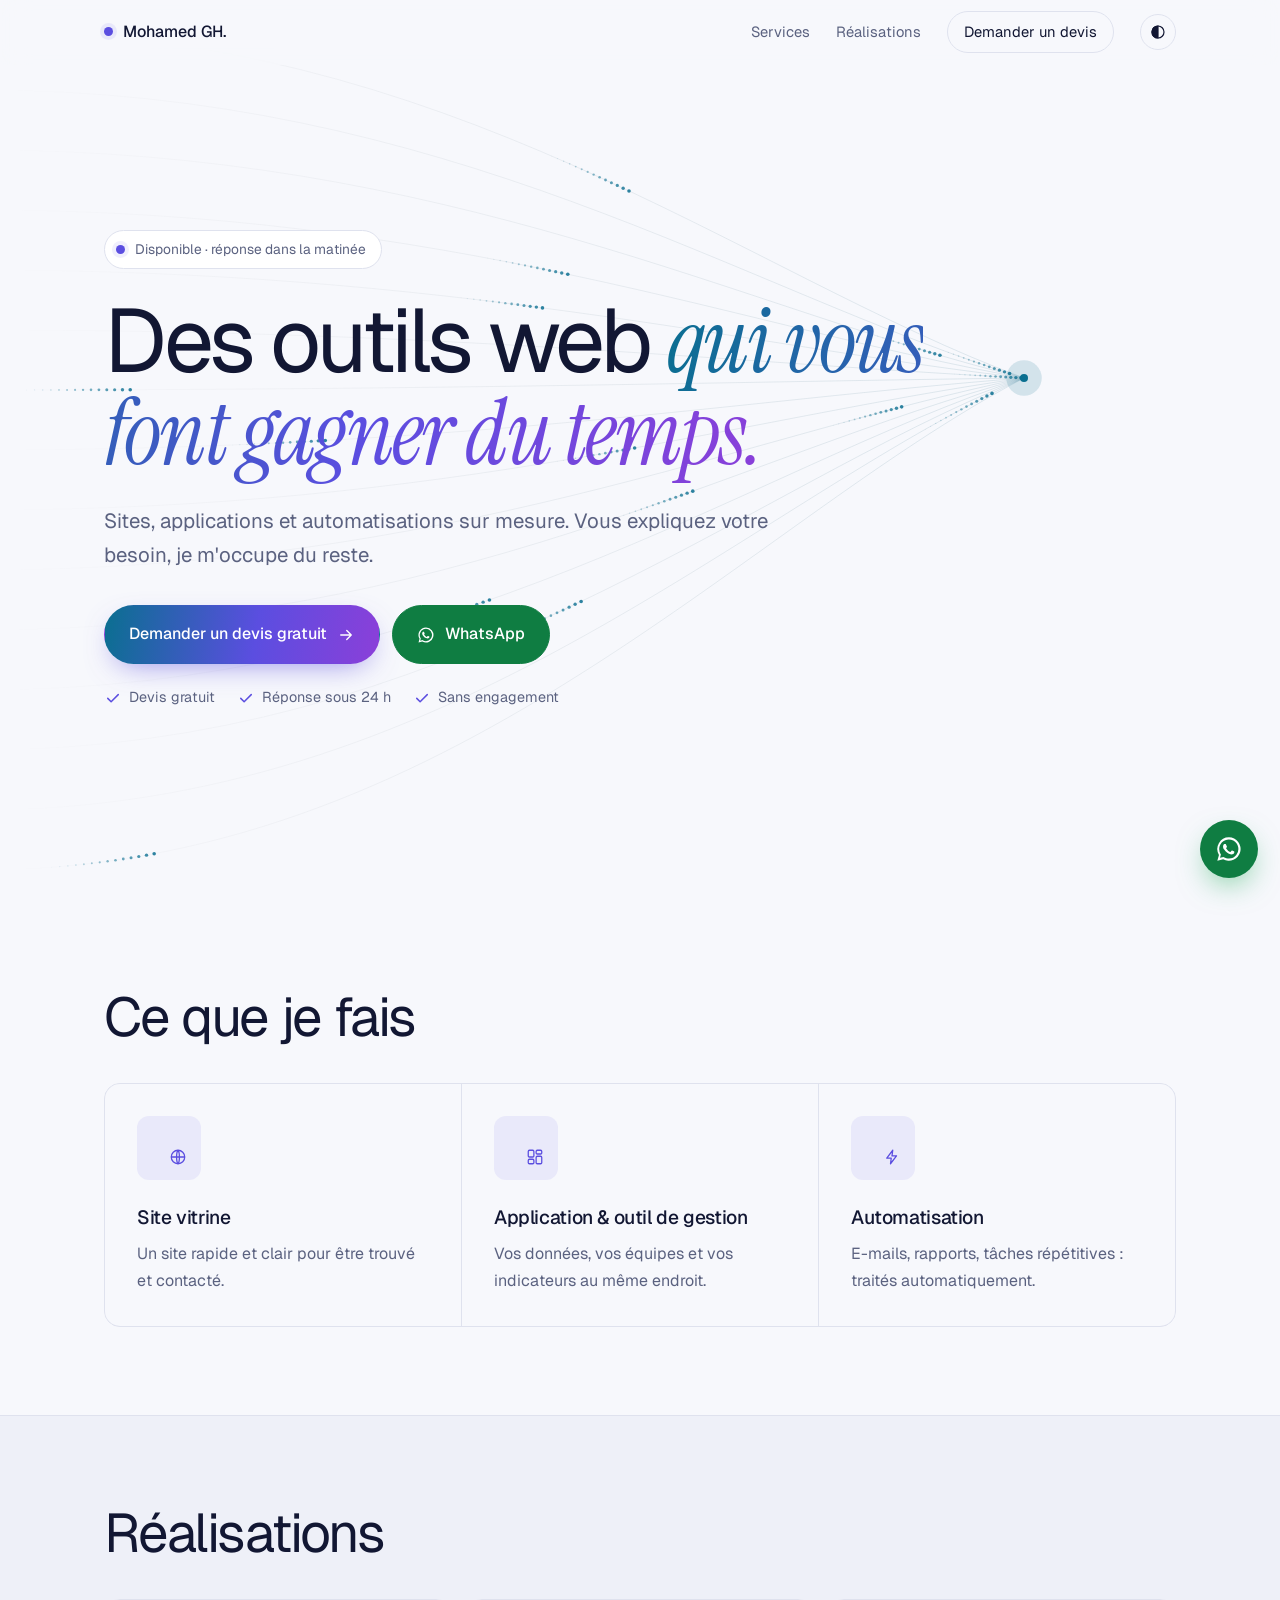
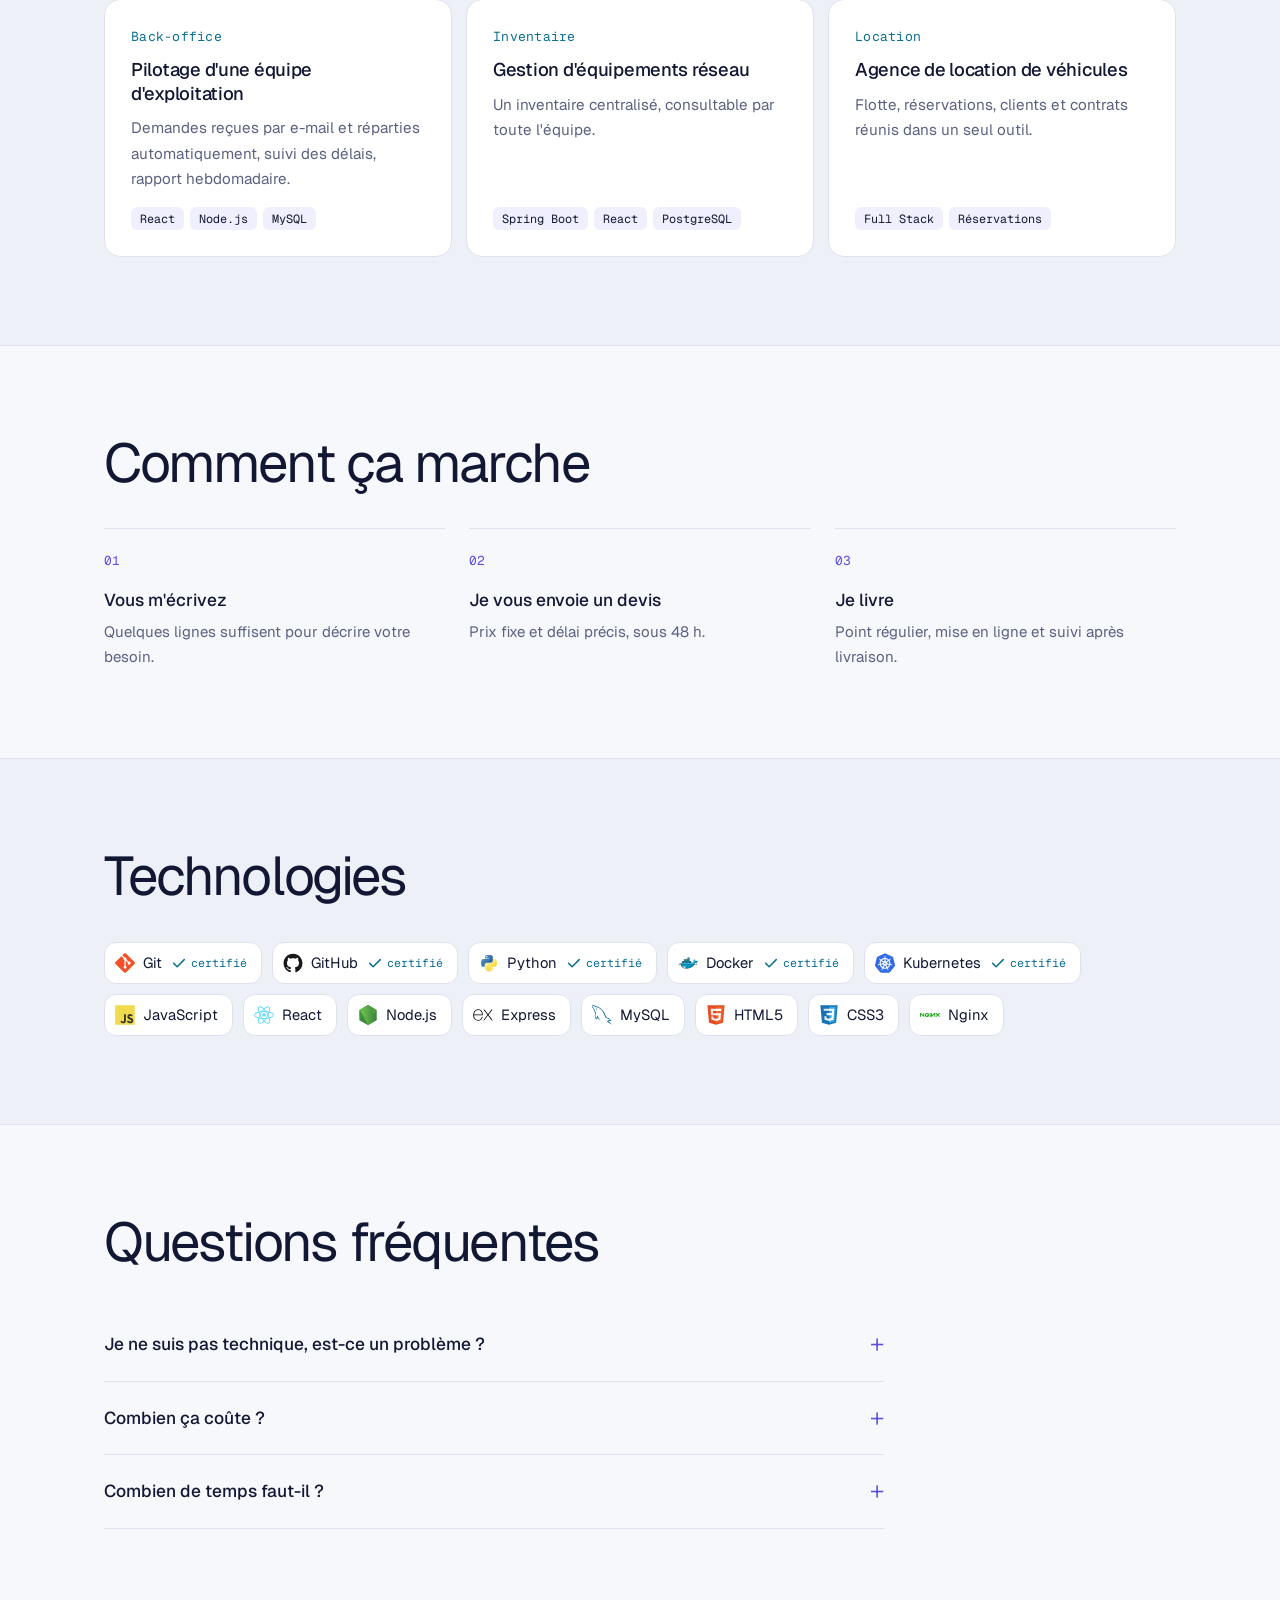
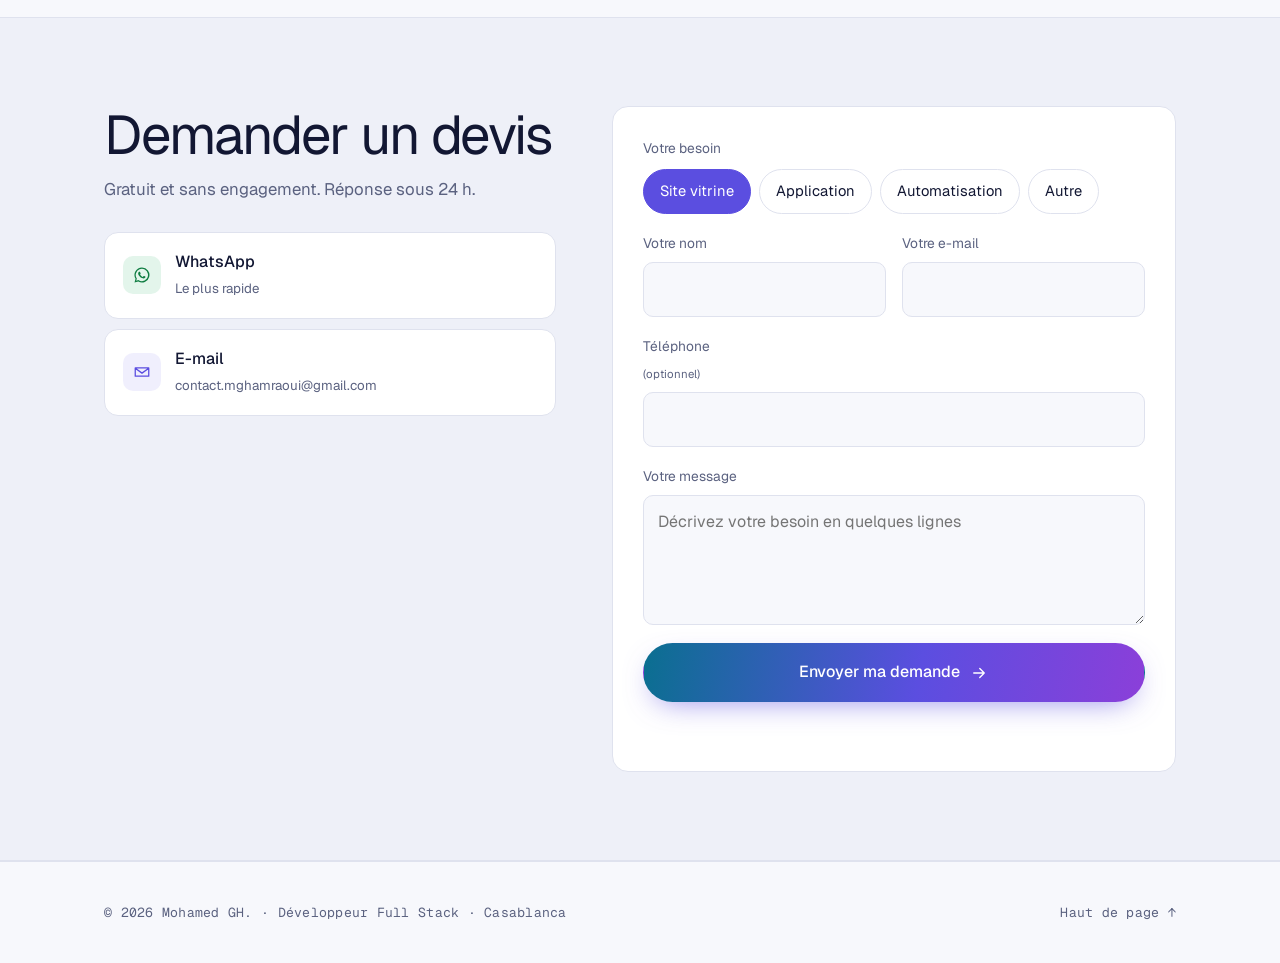
<file: index.html>
<!doctype html>
<html lang="fr">
  <head>
    <meta charset="utf-8" />
    <meta name="viewport" content="width=device-width, initial-scale=1, viewport-fit=cover" />
    <title>Mohamed GH. · Développeur Full Stack freelance à Casablanca</title>
    <meta
      name="description"
      content="Sites, applications et outils web sur mesure pour les entreprises et indépendants. Premier échange gratuit, devis sur mesure, réponse sous 24 h."
    />
    <meta name="author" content="Mohamed GH." />
    <meta name="robots" content="index, follow" />
    <link rel="canonical" href="https://mghamraoui4.github.io/mghamraoui4/" />
    <meta name="theme-color" content="#0a0e1d" media="(prefers-color-scheme: dark)" />
    <meta name="theme-color" content="#f7f8fc" media="(prefers-color-scheme: light)" />

    <meta property="og:type" content="website" />
    <meta property="og:locale" content="fr_FR" />
    <meta property="og:url" content="https://mghamraoui4.github.io/mghamraoui4/" />
    <meta property="og:site_name" content="Mohamed GH." />
    <meta property="og:title" content="Mohamed GH. · Développeur Full Stack freelance" />
    <meta
      property="og:description"
      content="Sites, applications et outils web sur mesure. Décrivez votre projet, recevez un devis gratuit."
    />
    <meta property="og:image" content="https://mghamraoui4.github.io/mghamraoui4/img/og-image.jpg" />
    <meta property="og:image:width" content="1200" />
    <meta property="og:image:height" content="630" />
    <meta name="twitter:card" content="summary_large_image" />

    <link rel="icon" type="image/svg+xml" href="favicon.svg" />
    <link rel="apple-touch-icon" href="img/apple-touch-icon.png" />
    <link rel="preconnect" href="https://fonts.googleapis.com" />
    <link rel="preconnect" href="https://fonts.gstatic.com" crossorigin />
    <link
      rel="stylesheet"
      href="https://fonts.googleapis.com/css2?family=Geist:wght@300;400;500;600&family=Geist+Mono:wght@400;500&family=Instrument+Serif:ital@0;1&display=swap"
    />
    <link rel="stylesheet" href="css/styles.css?v=202610121207" />

    <script type="application/ld+json">
      {
        "@context": "https://schema.org",
        "@type": "ProfessionalService",
        "name": "Mohamed GH. · Développeur Full Stack",
        "url": "https://mghamraoui4.github.io/mghamraoui4/",
        "image": "https://mghamraoui4.github.io/mghamraoui4/img/og-image.jpg",
        "telephone": "+212708282334",
        "email": "contact.mghamraoui@gmail.com",
        "areaServed": "MA",
        "address": { "@type": "PostalAddress", "addressLocality": "Casablanca", "addressCountry": "MA" },
        "sameAs": ["https://github.com/mghamraoui4"],
        "knowsAbout": ["React", "Node.js", "MySQL", "Docker", "Kubernetes", "Python"]
      }
    </script>
  </head>
  <body>
    <svg class="sprite" aria-hidden="true">
      <symbol id="i-check" viewBox="0 0 24 24">
        <path
          d="M5 12.5l4.5 4.5L19 7.5"
          fill="none"
          stroke="currentColor"
          stroke-width="2"
          stroke-linecap="round"
          stroke-linejoin="round"
        />
      </symbol>
      <symbol id="i-arrow" viewBox="0 0 24 24">
        <path
          d="M5 12h14M13 6l6 6-6 6"
          fill="none"
          stroke="currentColor"
          stroke-width="1.8"
          stroke-linecap="round"
          stroke-linejoin="round"
        />
      </symbol>
      <symbol id="i-wa" viewBox="0 0 24 24">
        <path
          fill="currentColor"
          d="M12 2a10 10 0 0 0-8.6 15.1L2 22l5-1.3A10 10 0 1 0 12 2zm0 18.2c-1.6 0-3.1-.4-4.4-1.2l-.3-.2-3 .8.8-2.9-.2-.3A8.2 8.2 0 1 1 12 20.2zm4.5-6.1c-.2-.1-1.5-.7-1.7-.8-.2-.1-.4-.1-.6.1l-.8 1c-.1.2-.3.2-.5.1a6.7 6.7 0 0 1-3.3-2.9c-.3-.4.2-.4.6-1.3.1-.2 0-.3 0-.4l-.8-1.8c-.2-.5-.4-.4-.6-.4h-.5c-.2 0-.4.1-.6.3-.2.2-.8.8-.8 2s.8 2.3 1 2.5c.1.2 1.6 2.5 4 3.5 1.5.6 2 .7 2.8.6.4-.1 1.5-.6 1.7-1.2.2-.6.2-1.1.1-1.2l-.5-.4z"
        />
      </symbol>
      <symbol id="i-mail" viewBox="0 0 24 24">
        <path
          d="M3 6.5h18v11H3zM3 7l9 6.5L21 7"
          fill="none"
          stroke="currentColor"
          stroke-width="1.7"
          stroke-linejoin="round"
        />
      </symbol>
      <symbol id="i-cal" viewBox="0 0 24 24">
        <path
          d="M4 6h16v14H4zM4 10h16M8 3v5M16 3v5"
          fill="none"
          stroke="currentColor"
          stroke-width="1.7"
          stroke-linecap="round"
        />
      </symbol>
      <symbol id="i-gh" viewBox="0 0 24 24">
        <path
          fill="currentColor"
          d="M12 2a10 10 0 0 0-3.2 19.5c.5.1.7-.2.7-.5v-1.7c-2.8.6-3.4-1.3-3.4-1.3-.4-1.2-1.1-1.5-1.1-1.5-.9-.6.1-.6.1-.6 1 .1 1.5 1 1.5 1 .9 1.5 2.3 1.1 2.9.8.1-.6.3-1.1.6-1.3-2.2-.3-4.6-1.1-4.6-5 0-1.1.4-2 1-2.7-.1-.3-.4-1.3.1-2.7 0 0 .8-.3 2.7 1a9.4 9.4 0 0 1 5 0c1.9-1.3 2.7-1 2.7-1 .5 1.4.2 2.4.1 2.7.6.7 1 1.6 1 2.7 0 3.9-2.3 4.7-4.6 5 .4.3.7.9.7 1.9V21c0 .3.2.6.7.5A10 10 0 0 0 12 2z"
        />
      </symbol>
      <symbol id="i-bolt" viewBox="0 0 24 24">
        <path
          d="M13 3L5 13.5h6L10 21l8-10.5h-6z"
          fill="none"
          stroke="currentColor"
          stroke-width="1.7"
          stroke-linejoin="round"
        />
      </symbol>
      <symbol id="i-talk" viewBox="0 0 24 24">
        <path
          d="M4 5h16v11H9l-5 4z"
          fill="none"
          stroke="currentColor"
          stroke-width="1.7"
          stroke-linejoin="round"
        />
      </symbol>
      <symbol id="i-shield" viewBox="0 0 24 24">
        <path
          d="M12 3l8 3v6c0 4.5-3.4 8-8 9-4.6-1-8-4.5-8-9V6z"
          fill="none"
          stroke="currentColor"
          stroke-width="1.7"
          stroke-linejoin="round"
        />
      </symbol>
      <symbol id="i-x" viewBox="0 0 24 24">
        <path d="M6 6l12 12M18 6L6 18" stroke="currentColor" stroke-width="1.8" stroke-linecap="round" />
      </symbol>
    </svg>

    <nav id="nav">
      <div class="wrap">
        <a href="#top" class="logo"><span class="dot"></span>Mohamed&nbsp;GH.</a>
        <div class="nav-links">
          <a href="#services" class="hide-m">Services</a>
          <a href="#projets" class="hide-m">Réalisations</a>
          <a href="#contact" class="pill">Demander un devis</a>
          <button class="theme" id="theme" aria-label="Changer de thème">
            <svg
              width="16"
              height="16"
              viewBox="0 0 24 24"
              fill="none"
              stroke="currentColor"
              stroke-width="1.8"
            >
              <circle cx="12" cy="12" r="9" />
              <path d="M12 3a9 9 0 0 0 0 18z" fill="currentColor" />
            </svg>
          </button>
        </div>
      </div>
    </nav>

    <header class="hero" id="top">
      <canvas id="fiber" aria-hidden="true"></canvas>
      <div class="wrap">
        <div class="status reveal">
          <span class="dot"></span><span id="live">Disponible pour de nouveaux projets</span>
        </div>
        <h1 class="reveal">Des outils web <em>qui vous font gagner du temps.</em></h1>
        <p class="lede reveal">
          Sites, applications et automatisations sur mesure. Vous expliquez votre besoin, je m'occupe du
          reste.
        </p>
        <div class="actions reveal">
          <a href="#contact" class="btn primary"
            >Demander un devis gratuit <svg class="i arr" aria-hidden="true"><use href="#i-arrow" /></svg
          ></a>
          <a href="#" class="btn wa js-wa"
            ><svg class="i" aria-hidden="true"><use href="#i-wa" /></svg>WhatsApp</a
          >
        </div>
        <div class="reassure reveal">
          <span
            ><svg class="i" aria-hidden="true"><use href="#i-check" /></svg>Devis gratuit</span
          >
          <span
            ><svg class="i" aria-hidden="true"><use href="#i-check" /></svg>Réponse sous 24 h</span
          >
          <span
            ><svg class="i" aria-hidden="true"><use href="#i-check" /></svg>Sans engagement</span
          >
        </div>
      </div>
    </header>

    <main>
      <section id="services">
        <div class="wrap">
          <h2 class="reveal">Ce que je fais</h2>
          <div class="why reveal">
            <div>
              <div class="ic">
                <svg
                  class="i"
                  viewBox="0 0 24 24"
                  fill="none"
                  stroke="currentColor"
                  stroke-width="1.7"
                  aria-hidden="true"
                >
                  <circle cx="12" cy="12" r="9" />
                  <path d="M3 12h18M12 3c2.5 2.7 2.5 15.3 0 18M12 3c-2.5 2.7-2.5 15.3 0 18" />
                </svg>
              </div>
              <h3>Site vitrine</h3>
              <p>Un site rapide et clair pour être trouvé et contacté.</p>
            </div>
            <div>
              <div class="ic">
                <svg
                  class="i"
                  viewBox="0 0 24 24"
                  fill="none"
                  stroke="currentColor"
                  stroke-width="1.7"
                  aria-hidden="true"
                >
                  <rect x="3" y="3" width="7.5" height="9" rx="1.5" />
                  <rect x="13.5" y="3" width="7.5" height="5" rx="1.5" />
                  <rect x="13.5" y="11" width="7.5" height="10" rx="1.5" />
                  <rect x="3" y="15" width="7.5" height="6" rx="1.5" />
                </svg>
              </div>
              <h3>Application &amp; outil de gestion</h3>
              <p>Vos données, vos équipes et vos indicateurs au même endroit.</p>
            </div>
            <div>
              <div class="ic">
                <svg class="i" aria-hidden="true"><use href="#i-bolt" /></svg>
              </div>
              <h3>Automatisation</h3>
              <p>E-mails, rapports, tâches répétitives : traités automatiquement.</p>
            </div>
          </div>
        </div>
      </section>

      <section id="projets" class="alt">
        <div class="wrap">
          <h2 class="reveal">Réalisations</h2>
          <div class="works">
            <article class="work reveal">
              <div class="meta mono">Back-office</div>
              <h3>Pilotage d'une équipe d'exploitation</h3>
              <p>
                Demandes reçues par e-mail et réparties automatiquement, suivi des délais, rapport
                hebdomadaire.
              </p>
              <div class="tags">
                <span class="tag">React</span><span class="tag">Node.js</span><span class="tag">MySQL</span>
              </div>
            </article>
            <article class="work reveal">
              <div class="meta mono">Inventaire</div>
              <h3>Gestion d'équipements réseau</h3>
              <p>Un inventaire centralisé, consultable par toute l'équipe.</p>
              <div class="tags">
                <span class="tag">Spring Boot</span><span class="tag">React</span
                ><span class="tag">PostgreSQL</span>
              </div>
            </article>
            <article class="work reveal">
              <div class="meta mono">Location</div>
              <h3>Agence de location de véhicules</h3>
              <p>Flotte, réservations, clients et contrats réunis dans un seul outil.</p>
              <div class="tags"><span class="tag">Full Stack</span><span class="tag">Réservations</span></div>
            </article>
          </div>
        </div>
      </section>

      <section id="methode">
        <div class="wrap">
          <h2 class="reveal">Comment ça marche</h2>
          <div class="steps three">
            <div class="step reveal">
              <h3>Vous m'écrivez</h3>
              <p>Quelques lignes suffisent pour décrire votre besoin.</p>
            </div>
            <div class="step reveal">
              <h3>Je vous envoie un devis</h3>
              <p>Prix fixe et délai précis, sous 48 h.</p>
            </div>
            <div class="step reveal">
              <h3>Je livre</h3>
              <p>Point régulier, mise en ligne et suivi après livraison.</p>
            </div>
          </div>
        </div>
      </section>

      <section id="stack" class="alt">
        <div class="wrap">
          <h2 class="reveal">Technologies</h2>
          <ul class="chips stack-row reveal">
            <li>
              <img class="lg sm" src="img/stack/git.svg" alt="" width="20" height="20" loading="lazy" /><span
                >Git</span
              ><em class="ok"
                ><svg class="i i-sm" aria-hidden="true"><use href="#i-check" /></svg>certifié</em
              >
            </li>
            <li>
              <img
                class="lg sm mono"
                src="img/stack/github.svg"
                alt=""
                width="20"
                height="20"
                loading="lazy"
              /><span>GitHub</span
              ><em class="ok"
                ><svg class="i i-sm" aria-hidden="true"><use href="#i-check" /></svg>certifié</em
              >
            </li>
            <li>
              <img
                class="lg sm"
                src="img/stack/python.svg"
                alt=""
                width="20"
                height="20"
                loading="lazy"
              /><span>Python</span
              ><em class="ok"
                ><svg class="i i-sm" aria-hidden="true"><use href="#i-check" /></svg>certifié</em
              >
            </li>
            <li>
              <img
                class="lg sm"
                src="img/stack/docker.svg"
                alt=""
                width="20"
                height="20"
                loading="lazy"
              /><span>Docker</span
              ><em class="ok"
                ><svg class="i i-sm" aria-hidden="true"><use href="#i-check" /></svg>certifié</em
              >
            </li>
            <li>
              <img
                class="lg sm"
                src="img/stack/kubernetes.svg"
                alt=""
                width="20"
                height="20"
                loading="lazy"
              /><span>Kubernetes</span
              ><em class="ok"
                ><svg class="i i-sm" aria-hidden="true"><use href="#i-check" /></svg>certifié</em
              >
            </li>
            <li>
              <img
                class="lg sm"
                src="img/stack/javascript.svg"
                alt=""
                width="20"
                height="20"
                loading="lazy"
              /><span>JavaScript</span>
            </li>
            <li>
              <img
                class="lg sm"
                src="img/stack/react.svg"
                alt=""
                width="20"
                height="20"
                loading="lazy"
              /><span>React</span>
            </li>
            <li>
              <img
                class="lg sm"
                src="img/stack/nodejs.svg"
                alt=""
                width="20"
                height="20"
                loading="lazy"
              /><span>Node.js</span>
            </li>
            <li>
              <img
                class="lg sm mono"
                src="img/stack/express.svg"
                alt=""
                width="20"
                height="20"
                loading="lazy"
              /><span>Express</span>
            </li>
            <li>
              <img
                class="lg sm mono"
                src="img/stack/mysql.svg"
                alt=""
                width="20"
                height="20"
                loading="lazy"
              /><span>MySQL</span>
            </li>
            <li>
              <img
                class="lg sm"
                src="img/stack/html5.svg"
                alt=""
                width="20"
                height="20"
                loading="lazy"
              /><span>HTML5</span>
            </li>
            <li>
              <img class="lg sm" src="img/stack/css3.svg" alt="" width="20" height="20" loading="lazy" /><span
                >CSS3</span
              >
            </li>
            <li>
              <img
                class="lg sm"
                src="img/stack/nginx.svg"
                alt=""
                width="20"
                height="20"
                loading="lazy"
              /><span>Nginx</span>
            </li>
          </ul>
        </div>
      </section>

      <section id="faq">
        <div class="wrap">
          <h2 class="reveal">Questions fréquentes</h2>
          <div class="faq reveal">
            <details>
              <summary>Je ne suis pas technique, est-ce un problème ?</summary>
              <p>
                Non. Vous expliquez votre besoin avec vos mots, je vous propose une solution simple et je vous
                explique chaque choix.
              </p>
            </details>
            <details>
              <summary>Combien ça coûte ?</summary>
              <p>
                Tout est sur devis : chaque projet est différent. Le devis est gratuit, fixe et sans
                engagement.
              </p>
            </details>
            <details>
              <summary>Combien de temps faut-il ?</summary>
              <p>
                De quelques jours pour un site à quelques semaines pour une application. Le délai est fixé
                dans le devis.
              </p>
            </details>
          </div>
        </div>
      </section>

      <section id="contact" class="alt">
        <div class="wrap contact">
          <div>
            <h2 class="reveal">Demander un devis</h2>
            <p class="sub flush reveal">Gratuit et sans engagement. Réponse sous 24 h.</p>
            <div class="quick reveal">
              <a href="#" class="js-wa"
                ><span class="ic wa"
                  ><svg class="i" aria-hidden="true"><use href="#i-wa" /></svg></span
                ><span><b>WhatsApp</b><small>Le plus rapide</small></span></a
              >
              <a href="mailto:contact.mghamraoui@gmail.com"
                ><span class="ic"
                  ><svg class="i" aria-hidden="true"><use href="#i-mail" /></svg></span
                ><span><b>E-mail</b><small>contact.mghamraoui@gmail.com</small></span></a
              >
            </div>
          </div>

          <div class="reveal">
            <form id="form" novalidate>
              <input type="checkbox" name="botcheck" class="hp" tabindex="-1" autocomplete="off" />
              <div>
                <p class="field-label" id="besoin-label">Votre besoin</p>
                <div class="types" role="radiogroup" aria-labelledby="besoin-label">
                  <label
                    ><input type="radio" name="besoin" value="Site vitrine" checked /><span
                      >Site vitrine</span
                    ></label
                  >
                  <label
                    ><input type="radio" name="besoin" value="Application / outil de gestion" /><span
                      >Application</span
                    ></label
                  >
                  <label
                    ><input type="radio" name="besoin" value="Automatisation" /><span
                      >Automatisation</span
                    ></label
                  >
                  <label><input type="radio" name="besoin" value="Autre" /><span>Autre</span></label>
                </div>
              </div>
              <div class="row">
                <label>Votre nom<input name="nom" required autocomplete="name" /></label>
                <label>Votre e-mail<input type="email" name="email" required autocomplete="email" /></label>
              </div>
              <label
                >Téléphone <small>(optionnel)</small><input type="tel" name="telephone" autocomplete="tel"
              /></label>
              <label
                >Votre message<textarea
                  name="message"
                  required
                  placeholder="Décrivez votre besoin en quelques lignes"
                ></textarea>
              </label>
              <button class="btn primary" type="submit">
                <span class="lbl">Envoyer ma demande</span>
                <svg class="i arr" aria-hidden="true"><use href="#i-arrow" /></svg>
              </button>
              <p class="msg" id="msg" role="status" aria-live="polite"></p>
            </form>
            <div class="sent panel" id="sent">
              <div class="ic">
                <svg class="i i-lg" aria-hidden="true"><use href="#i-check" /></svg>
              </div>
              <h3>Demande bien reçue !</h3>
              <p>Je vous réponds sous 24 h.</p>
            </div>
          </div>
        </div>
      </section>
    </main>

    <footer>
      <div class="wrap mono">
        <span>© <span id="year"></span> Mohamed GH. · Développeur Full Stack · Casablanca</span>
        <a href="#top">Haut de page ↑</a>
      </div>
    </footer>

    <a href="#" class="fab js-wa" aria-label="Écrire sur WhatsApp"
      ><svg aria-hidden="true"><use href="#i-wa" /></svg
    ></a>
    <div class="mbar" id="mbar">
      <a href="#contact" class="btn primary">Demander un devis</a>
      <a href="#" class="btn wa js-wa" aria-label="WhatsApp"
        ><svg class="i" aria-hidden="true"><use href="#i-wa" /></svg
      ></a>
    </div>

    <script src="js/config.js?v=202610121207" defer></script>
    <script src="js/main.js?v=202610121207" defer></script>
  </body>
</html>
</file>
<file: css/styles.css>
:root {
  --bg: #f7f8fc;
  --bg-2: #eef0f8;
  --fg: #121733;
  --muted: #5b6280;
  --line: #dfe2ee;
  --accent: #5b4ee0;
  --accent-soft: rgba(91, 78, 224, 0.09);
  --gold: #0a6f90;
  --card: #ffffff;
  --on-accent: #ffffff;
  --on-grad: #ffffff;
  --grad: linear-gradient(100deg, #0a6f90, #5b4ee0 55%, #8b3fd9);
  --wa: #0f7d42;
  --serif: "Instrument Serif", Georgia, serif;
  --sans: "Geist", system-ui, -apple-system, sans-serif;
  --mono: "Geist Mono", ui-monospace, monospace;
  --radius: 16px;
  --max: 1120px;
}
@media (prefers-color-scheme: dark) {
  :root:not([data-theme="light"]) {
    --bg: #0a0e1d;
    --bg-2: #0e1326;
    --fg: #eef0fa;
    --muted: #99a0bd;
    --line: #1f2640;
    --accent: #8a7cff;
    --accent-soft: rgba(138, 124, 255, 0.13);
    --gold: #5ed3f3;
    --card: #121831;
    --on-accent: #0a0e1d;
    --on-grad: #0a0e1d;
    --grad: linear-gradient(100deg, #5ed3f3, #7f8cff 50%, #a77bff);
  }
}
:root[data-theme="dark"] {
  --bg: #0a0e1d;
  --bg-2: #0e1326;
  --fg: #eef0fa;
  --muted: #99a0bd;
  --line: #1f2640;
  --accent: #8a7cff;
  --accent-soft: rgba(138, 124, 255, 0.13);
  --gold: #5ed3f3;
  --card: #121831;
  --on-accent: #0a0e1d;
  --on-grad: #0a0e1d;
  --grad: linear-gradient(100deg, #5ed3f3, #7f8cff 50%, #a77bff);
}
*,
*::before,
*::after {
  box-sizing: border-box;
}
[hidden] {
  display: none !important;
}
.sprite {
  position: absolute;
  width: 0;
  height: 0;
  overflow: hidden;
}
.i-sm {
  width: 14px;
  height: 14px;
}
.i-lg {
  width: 28px;
  height: 28px;
}
html {
  scroll-behavior: smooth;
  -webkit-text-size-adjust: 100%;
  scroll-padding-top: 80px;
}
body {
  margin: 0;
  background: var(--bg);
  color: var(--fg);
  font: 400 16px/1.65 var(--sans);
  -webkit-font-smoothing: antialiased;
  overflow-x: hidden;
  transition:
    background 0.4s,
    color 0.4s;
}
a {
  color: inherit;
  text-decoration: none;
}
button {
  font: inherit;
  color: inherit;
}
img {
  max-width: 100%;
  display: block;
}
::selection {
  background: var(--accent);
  color: var(--on-accent);
}
.wrap {
  max-width: var(--max);
  margin: 0 auto;
  padding: 0 24px;
}
@media (max-width: 600px) {
  .wrap {
    padding: 0 16px;
  }
}
.mono {
  font-family: var(--mono);
  font-size: 0.82rem;
  letter-spacing: 0.02em;
}
em {
  font-family: var(--serif);
  font-style: italic;
  font-weight: 400;
}
svg.i {
  width: 18px;
  height: 18px;
  flex: none;
}

/* Nav */
nav {
  position: fixed;
  inset: 0 0 auto;
  z-index: 60;
  backdrop-filter: blur(14px);
  -webkit-backdrop-filter: blur(14px);
  background: color-mix(in srgb, var(--bg) 80%, transparent);
  border-bottom: 1px solid transparent;
  transition: border-color 0.3s;
}
nav.scrolled {
  border-color: var(--line);
}
nav .wrap {
  display: flex;
  align-items: center;
  justify-content: space-between;
  height: 64px;
  gap: 16px;
}
.logo {
  display: flex;
  align-items: center;
  gap: 10px;
  font-weight: 500;
  white-space: nowrap;
}
.dot {
  width: 9px;
  height: 9px;
  border-radius: 50%;
  background: var(--accent);
  box-shadow: 0 0 0 4px var(--accent-soft);
  animation: pulse 2.4s infinite;
  flex: none;
}
@keyframes pulse {
  50% {
    box-shadow: 0 0 0 8px transparent;
  }
}
.nav-links {
  display: flex;
  gap: 26px;
  align-items: center;
}
.nav-links a {
  color: var(--muted);
  font-size: 0.92rem;
  transition: color 0.2s;
}
.nav-links a:hover {
  color: var(--fg);
}
@media (max-width: 860px) {
  .nav-links a.hide-m {
    display: none;
  }
}
.theme {
  background: none;
  border: 1px solid var(--line);
  width: 36px;
  height: 36px;
  border-radius: 50%;
  cursor: pointer;
  display: grid;
  place-items: center;
  flex: none;
}
.theme:hover {
  border-color: var(--accent);
}
.pill {
  border: 1px solid var(--line);
  padding: 8px 16px;
  border-radius: 99px;
  color: var(--fg) !important;
  white-space: nowrap;
}
.pill:hover {
  border-color: var(--accent);
}

/* Buttons */
.btn {
  display: inline-flex;
  align-items: center;
  justify-content: center;
  gap: 10px;
  padding: 15px 24px;
  border-radius: 99px;
  font-weight: 500;
  font-size: 1rem;
  border: 1px solid var(--line);
  background: transparent;
  cursor: pointer;
  transition:
    transform 0.2s,
    background 0.2s,
    border-color 0.2s,
    color 0.2s;
  text-align: center;
}
.btn:hover {
  transform: translateY(-2px);
  border-color: var(--accent);
}
.btn.primary {
  background: var(--grad);
  color: var(--on-grad);
  border-color: transparent;
  box-shadow: 0 10px 30px -12px color-mix(in srgb, var(--accent) 70%, transparent);
}
.btn.primary:hover {
  background: var(--fg);
  border-color: var(--fg);
  color: var(--bg);
}
.btn.wa {
  background: var(--wa);
  border-color: var(--wa);
  color: #fff;
}
.btn.wa:hover {
  filter: brightness(1.08);
}
.btn .arr {
  transition: transform 0.2s;
}
.btn:hover .arr {
  transform: translateX(3px);
}
.btn[disabled] {
  opacity: 0.45;
  pointer-events: none;
}

/* Hero */
.hero {
  position: relative;
  min-height: 100vh;
  min-height: 100svh;
  display: flex;
  align-items: center;
  padding: 110px 0 70px;
  overflow: hidden;
}
#fiber {
  position: absolute;
  inset: 0;
  width: 100%;
  height: 100%;
  pointer-events: none;
}
.hero .wrap {
  position: relative;
  width: 100%;
}
.status {
  display: inline-flex;
  align-items: center;
  gap: 10px;
  border: 1px solid var(--line);
  background: var(--card);
  padding: 7px 15px 7px 11px;
  border-radius: 99px;
  color: var(--muted);
  font-size: 0.86rem;
}
h1 {
  font: 400 clamp(2.6rem, 7vw, 5.8rem)/1.02 var(--sans);
  letter-spacing: -0.045em;
  margin: 26px 0 24px;
  max-width: 15ch;
}
h1 em {
  background: var(--grad);
  -webkit-background-clip: text;
  background-clip: text;
  color: transparent;
  padding-right: 0.08em;
  letter-spacing: -0.02em;
}
.lede {
  font-size: clamp(1.08rem, 1.7vw, 1.28rem);
  color: var(--muted);
  max-width: 50ch;
  margin: 0 0 34px;
}
.actions {
  display: flex;
  flex-wrap: wrap;
  gap: 12px;
}
@media (max-width: 520px) {
  .actions .btn {
    width: 100%;
  }
}
.reassure {
  display: flex;
  flex-wrap: wrap;
  gap: 8px 22px;
  margin-top: 22px;
  color: var(--muted);
  font-size: 0.9rem;
}
.reassure span {
  display: inline-flex;
  align-items: center;
  gap: 7px;
}
.reassure svg {
  color: var(--accent);
}

/* Sections */
section {
  padding: 88px 0;
  position: relative;
}
@media (max-width: 600px) {
  section {
    padding: 80px 0;
  }
}
.label {
  display: flex;
  align-items: center;
  gap: 12px;
  color: var(--gold);
  margin-bottom: 20px;
}
.label::after {
  content: "";
  height: 1px;
  width: 48px;
  background: currentColor;
  opacity: 0.5;
}
h2 {
  font: 400 clamp(2rem, 4.6vw, 3.4rem)/1.08 var(--sans);
  letter-spacing: -0.035em;
  margin: 0 0 16px;
  max-width: 22ch;
}
h2 em {
  color: var(--gold);
}
.sub {
  color: var(--muted);
  max-width: 56ch;
  margin: 0 0 52px;
  font-size: 1.05rem;
}
.alt {
  background: var(--bg-2);
  border-block: 1px solid var(--line);
}

/* Pains */

/* Configurator */
.config {
  display: grid;
  grid-template-columns: 1.25fr 1fr;
  gap: 20px;
  align-items: start;
}
@media (max-width: 900px) {
  .config {
    grid-template-columns: 1fr;
  }
}
.panel {
  background: var(--card);
  border: 1px solid var(--line);
  border-radius: var(--radius);
  padding: 30px;
}
@media (max-width: 600px) {
  .panel {
    padding: 22px;
  }
}
/* Étape 1 : cartes */
/* Étapes 2 et 3 : sélecteur segmenté */

/* Projects */
.tags {
  display: flex;
  flex-wrap: wrap;
  gap: 6px;
}
.tag {
  font: 400 0.74rem var(--mono);
  padding: 4px 9px;
  border-radius: 6px;
  background: var(--accent-soft);
  color: var(--fg);
}

/* Why */
.why {
  display: grid;
  grid-template-columns: repeat(3, 1fr);
  gap: 1px;
  background: var(--line);
  border: 1px solid var(--line);
  border-radius: var(--radius);
  overflow: hidden;
}
@media (max-width: 900px) {
  .why {
    grid-template-columns: 1fr;
  }
}
.why div {
  background: var(--bg);
  padding: 32px;
}
.why .ic {
  width: 42px;
  height: 42px;
  border-radius: 12px;
  background: var(--accent-soft);
  color: var(--accent);
  display: grid;
  place-items: center;
  margin-bottom: 22px;
}
.why h3 {
  font-size: 1.2rem;
  font-weight: 500;
  letter-spacing: -0.02em;
  margin: 0 0 8px;
}
.why p {
  color: var(--muted);
  margin: 0;
}
.chips li {
  display: inline-flex;
  align-items: center;
  gap: 8px;
  padding: 7px 12px 7px 8px;
  border: 1px solid var(--line);
  border-radius: 10px;
  background: var(--card);
  font-size: 0.9rem;
  transition:
    border-color 0.2s,
    transform 0.2s;
}
.chips li:hover {
  border-color: color-mix(in srgb, var(--accent) 60%, var(--line));
  transform: translateY(-2px);
}
.chips img.sm {
  width: 20px;
  height: 20px;
}
@media (prefers-color-scheme: dark) {
  :root:not([data-theme="light"]) img.mono {
    filter: brightness(0) invert(1);
  }
}
/* Steps + promises */
.steps {
  display: grid;
  grid-template-columns: repeat(4, 1fr);
  gap: 24px;
  counter-reset: s;
  margin-bottom: 56px;
}
@media (max-width: 900px) {
  .steps {
    grid-template-columns: 1fr 1fr;
  }
}
@media (max-width: 520px) {
  .steps {
    grid-template-columns: 1fr;
  }
}
.step {
  border-top: 1px solid var(--line);
  padding-top: 18px;
}
.step::before {
  counter-increment: s;
  content: "0" counter(s);
  font: 400 0.8rem var(--mono);
  color: var(--accent);
}
.step h3 {
  font-weight: 500;
  font-size: 1.08rem;
  margin: 12px 0 6px;
}
.step p {
  color: var(--muted);
  margin: 0;
  font-size: 0.94rem;
}

/* FAQ */
.faq {
  max-width: 780px;
  margin-top: 36px;
}
.faq details {
  border-bottom: 1px solid var(--line);
}
.faq summary {
  list-style: none;
  cursor: pointer;
  display: flex;
  justify-content: space-between;
  gap: 20px;
  align-items: center;
  padding: 22px 0;
  font-size: 1.08rem;
  font-weight: 500;
}
.faq summary::-webkit-details-marker {
  display: none;
}
.faq summary::after {
  content: "+";
  font: 300 1.6rem/1 var(--sans);
  color: var(--accent);
  transition: transform 0.25s;
  flex: none;
}
.faq details[open] summary::after {
  transform: rotate(45deg);
}
.faq details p {
  margin: 0 0 22px;
  color: var(--muted);
  max-width: 64ch;
}

/* Contact */
.contact {
  display: grid;
  grid-template-columns: 1fr 1.25fr;
  gap: 56px;
}
@media (max-width: 900px) {
  .contact {
    grid-template-columns: 1fr;
    gap: 36px;
  }
}
.quick {
  display: grid;
  gap: 10px;
  margin-top: 28px;
}
.quick a {
  display: flex;
  align-items: center;
  gap: 14px;
  padding: 16px 18px;
  border: 1px solid var(--line);
  border-radius: 14px;
  background: var(--card);
  transition:
    border-color 0.2s,
    transform 0.2s;
}
.quick a:hover {
  border-color: var(--accent);
  transform: translateX(3px);
}
.quick .ic {
  width: 38px;
  height: 38px;
  border-radius: 10px;
  display: grid;
  place-items: center;
  background: var(--accent-soft);
  color: var(--accent);
  flex: none;
}
.quick .ic.wa {
  background: rgba(31, 170, 89, 0.12);
  color: var(--wa);
}
.quick b {
  display: block;
  font-weight: 500;
}
.quick small {
  color: var(--muted);
}
form {
  background: var(--card);
  border: 1px solid var(--line);
  border-radius: var(--radius);
  padding: 30px;
  display: grid;
  gap: 18px;
}
@media (max-width: 600px) {
  form {
    padding: 20px;
  }
}
.row {
  display: grid;
  grid-template-columns: 1fr 1fr;
  gap: 16px;
}
@media (max-width: 600px) {
  .row {
    grid-template-columns: 1fr;
  }
}
label {
  display: grid;
  gap: 8px;
  font-size: 0.86rem;
  color: var(--muted);
}
input,
textarea {
  font: inherit;
  font-size: 1rem;
  color: var(--fg);
  background: var(--bg);
  border: 1px solid var(--line);
  border-radius: 10px;
  padding: 13px 14px;
  width: 100%;
  transition:
    border-color 0.2s,
    box-shadow 0.2s;
}
textarea {
  min-height: 130px;
  resize: vertical;
}
input:focus,
textarea:focus {
  outline: none;
  border-color: var(--accent);
  box-shadow: 0 0 0 4px var(--accent-soft);
}
.types {
  display: flex;
  flex-wrap: wrap;
  gap: 8px;
}
.types label {
  position: relative;
  display: block;
}
.types input {
  position: absolute;
  inset: 0;
  width: 1px;
  height: 1px;
  opacity: 0;
  pointer-events: none;
}
.types span {
  display: inline-block;
  padding: 9px 16px;
  border: 1px solid var(--line);
  border-radius: 99px;
  cursor: pointer;
  color: var(--fg);
  font-size: 0.92rem;
  transition: all 0.2s;
}
.types input:checked + span {
  background: var(--accent);
  border-color: var(--accent);
  color: var(--on-accent);
}
.types input:focus-visible + span {
  box-shadow: 0 0 0 4px var(--accent-soft);
}
.hp {
  display: none;
}
form .btn {
  width: 100%;
}
.msg {
  font-size: 0.94rem;
  margin: 0;
  min-height: 1.4em;
}
.msg.ok {
  color: var(--accent);
}
.msg.err {
  color: #e5664f;
}
.sent {
  display: none;
  text-align: center;
  padding: 30px 10px;
}
.sent.on {
  display: block;
}
.sent .ic {
  width: 60px;
  height: 60px;
  border-radius: 50%;
  background: var(--accent-soft);
  color: var(--accent);
  display: grid;
  place-items: center;
  margin: 0 auto 18px;
}
.sent h3 {
  font-size: 1.5rem;
  font-weight: 500;
  letter-spacing: -0.02em;
  margin: 0 0 8px;
}
.sent p {
  color: var(--muted);
  margin: 0 0 20px;
}

/* Final CTA */

footer {
  padding: 40px 0 110px;
  border-top: 1px solid var(--line);
  color: var(--muted);
}
@media (min-width: 761px) {
  footer {
    padding-bottom: 40px;
  }
}
footer .wrap {
  display: flex;
  justify-content: space-between;
  flex-wrap: wrap;
  gap: 12px;
}

/* Floating WhatsApp (desktop) + mobile bar */
.fab {
  position: fixed;
  right: 22px;
  bottom: 22px;
  z-index: 55;
  width: 58px;
  height: 58px;
  border-radius: 50%;
  background: var(--wa);
  color: #fff;
  display: grid;
  place-items: center;
  box-shadow: 0 12px 30px -8px rgba(31, 170, 89, 0.6);
  transition: transform 0.2s;
}
.fab:hover {
  transform: scale(1.07);
}
.fab svg {
  width: 28px;
  height: 28px;
}
.mbar {
  display: none;
}
@media (max-width: 760px) {
  .fab {
    display: none;
  }
  .mbar {
    display: flex;
    gap: 8px;
    position: fixed;
    left: 10px;
    right: 10px;
    bottom: calc(10px + env(safe-area-inset-bottom));
    z-index: 55;
    padding: 8px;
    border-radius: 99px;
    background: color-mix(in srgb, var(--card) 92%, transparent);
    backdrop-filter: blur(14px);
    -webkit-backdrop-filter: blur(14px);
    border: 1px solid var(--line);
    box-shadow: 0 14px 40px -12px rgba(0, 0, 0, 0.35);
    transform: translateY(140%);
    transition: transform 0.35s cubic-bezier(0.2, 0.7, 0.2, 1);
  }
  .mbar.on {
    transform: none;
  }
  .mbar .btn {
    flex: 1;
    padding: 12px 14px;
    font-size: 0.95rem;
  }
  .mbar .btn.wa {
    flex: 0 0 auto;
    width: 48px;
    padding: 0;
  }
}

/* Exit modal */
@keyframes fade {
  from {
    opacity: 0;
  }
}
.x {
  position: absolute;
  top: 12px;
  right: 12px;
  width: 34px;
  height: 34px;
  border-radius: 50%;
  border: 1px solid var(--line);
  background: none;
  cursor: pointer;
  display: grid;
  place-items: center;
}

/* Reveal */
.reveal {
  opacity: 0;
  transform: translateY(22px);
  transition:
    opacity 0.85s cubic-bezier(0.2, 0.7, 0.2, 1),
    transform 0.85s cubic-bezier(0.2, 0.7, 0.2, 1);
}
.reveal.in {
  opacity: 1;
  transform: none;
}
@media (prefers-reduced-motion: reduce) {
  .reveal {
    opacity: 1;
    transform: none;
    transition: none;
  }
  html {
    scroll-behavior: auto;
  }
  .dot {
    animation: none;
  }
}

.sub.flush {
  margin-bottom: 0;
}
.field-label {
  margin: 0 0 10px;
  font-size: 0.86rem;
  color: var(--muted);
}

.notfound {
  min-height: 100vh;
  min-height: 100svh;
  display: flex;
  align-items: center;
}
.notfound .lede {
  margin-bottom: 30px;
}

@media (max-width: 440px) {
  .nav-links .pill {
    display: none;
  }
}

/* Simplified layout */
section > .wrap > h2 {
  margin-bottom: 36px;
}
#contact h2 {
  margin-bottom: 12px;
}
.works {
  display: grid;
  grid-template-columns: repeat(3, 1fr);
  gap: 14px;
}
@media (max-width: 900px) {
  .works {
    grid-template-columns: 1fr;
  }
}
.work {
  background: var(--card);
  border: 1px solid var(--line);
  border-radius: var(--radius);
  padding: 26px;
  display: flex;
  flex-direction: column;
  gap: 10px;
}
.work .meta {
  color: var(--gold);
}
.work h3 {
  margin: 0;
  font-size: 1.15rem;
  font-weight: 500;
  letter-spacing: -0.015em;
  line-height: 1.3;
}
.work p {
  margin: 0 0 6px;
  color: var(--muted);
  font-size: 0.95rem;
}
.work .tags {
  margin-top: auto;
}
.steps.three {
  grid-template-columns: repeat(3, 1fr);
  margin-bottom: 0;
}
@media (max-width: 760px) {
  .steps.three {
    grid-template-columns: 1fr;
  }
}
.stack-row {
  list-style: none;
  margin: 0;
  padding: 0;
  display: flex;
  flex-wrap: wrap;
  gap: 10px;
}
.stack-row li {
  display: inline-flex;
  align-items: center;
  gap: 8px;
  padding: 8px 14px 8px 10px;
  border: 1px solid var(--line);
  border-radius: 12px;
  background: var(--card);
  font-size: 0.92rem;
}
.stack-row img.sm {
  width: 20px;
  height: 20px;
}
.stack-row .ok {
  display: inline-flex;
  align-items: center;
  gap: 3px;
  font: 400 0.72rem var(--mono);
  font-style: normal;
  color: var(--gold);
}

:root[data-theme="dark"] img.mono {
  filter: brightness(0) invert(1);
}
</file>
